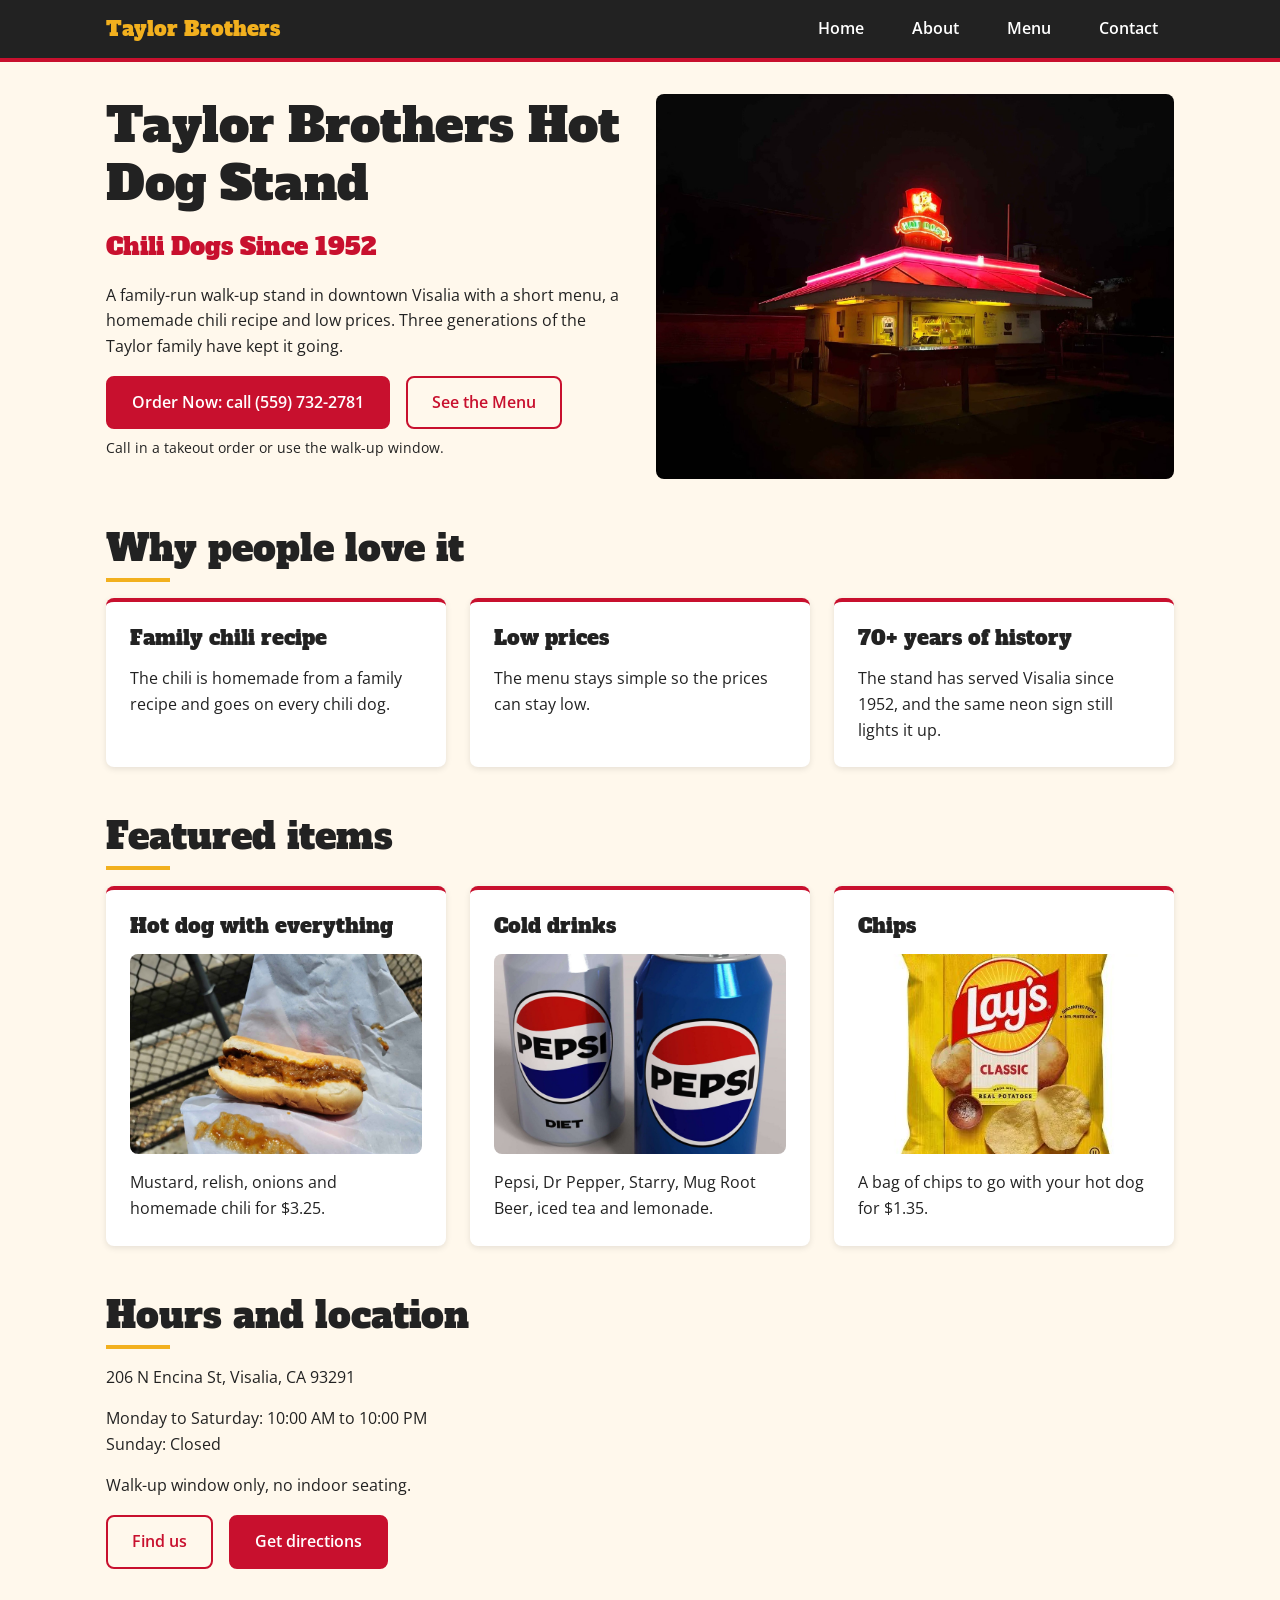
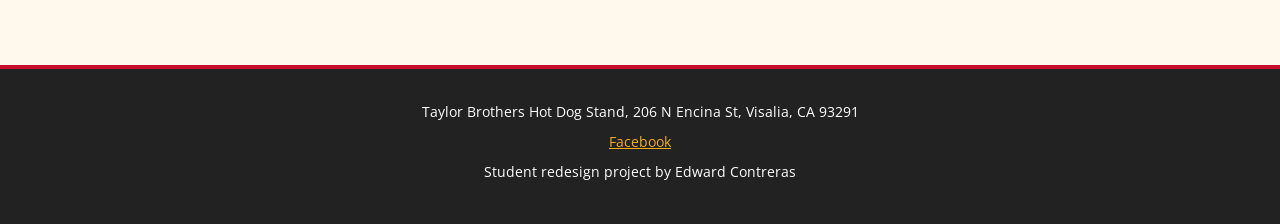
<file: index.html>
<!DOCTYPE html>
<html lang="en">
<head>
  <meta charset="UTF-8">
  <meta name="viewport" content="width=device-width, initial-scale=1.0">
  <title>Taylor Brothers Hot Dog Stand | Chili Dogs Since 1952 in Visalia</title>
  <link rel="preconnect" href="https://fonts.googleapis.com">
  <link rel="preconnect" href="https://fonts.gstatic.com" crossorigin>
  <link href="https://fonts.googleapis.com/css2?family=Alfa+Slab+One&family=Open+Sans:wght@400;600&display=swap" rel="stylesheet">
  <link rel="stylesheet" href="styles.css">
  <script src="script.js" defer></script>
</head>
<body>
  <header class="site-header">
    <nav class="site-nav">
      <a class="nav-logo" href="index.html">Taylor Brothers</a>
      <button class="nav-toggle" type="button" aria-label="Toggle navigation menu" aria-expanded="false">&#9776;</button>
      <ul class="nav-links">
        <li><a href="index.html">Home</a></li>
        <li><a href="about.html">About</a></li>
        <li><a href="menu.html">Menu</a></li>
        <li><a href="contact.html">Contact</a></li>
      </ul>
    </nav>
  </header>
  <main>
    <!-- Hero -->
    <section class="hero">
      <div class="hero-text">
        <h1>Taylor Brothers Hot Dog Stand</h1>
        <p class="tagline">Chili Dogs Since 1952</p>
        <p>A family-run walk-up stand in downtown Visalia with a short menu, a homemade chili recipe and low prices. Three generations of the Taylor family have kept it going.</p>
        <div class="button-row">
          <a class="btn btn-primary" href="tel:+15597322781">Order Now: call (559) 732-2781</a>
          <a class="btn btn-secondary" href="menu.html">See the Menu</a>
        </div>
        <p class="hero-note">Call in a takeout order or use the walk-up window.</p>
      </div>
      <div class="hero-image">
        <img src="images/stand-neon-sign.jpg" alt="The Taylor Brothers stand in downtown Visalia at night with its neon sign lit up">
      </div>
    </section>

    <!-- Why people love it -->
    <section>
      <h2>Why people love it</h2>
      <div class="card-grid card-grid-3">
      <article class="card">
        <h3>Family chili recipe</h3>
        <p>The chili is homemade from a family recipe and goes on every chili dog.</p>
      </article>
      <article class="card">
        <h3>Low prices</h3>
        <p>The menu stays simple so the prices can stay low.</p>
      </article>
      <article class="card">
        <h3>70+ years of history</h3>
        <p>The stand has served Visalia since 1952, and the same neon sign still lights it up.</p>
      </article>
      </div>
    </section>

    <!-- Featured items -->
    <section>
      <h2>Featured items</h2>
      <div class="card-grid card-grid-3">
      <article class="card">
        <h3>Hot dog with everything</h3>
        <img src="images/chili-dog.jpg" alt="A hot dog covered in homemade chili in a bun on wax paper">
        <p>Mustard, relish, onions and homemade chili for $3.25.</p>
      </article>
      <article class="card">
        <h3>Cold drinks</h3>
        <img src="images/cold-drinks.jpg" alt="A can of Pepsi and a can of Diet Pepsi">
        <p>Pepsi, Dr Pepper, Starry, Mug Root Beer, iced tea and lemonade.</p>
      </article>
      <article class="card">
        <h3>Chips</h3>
        <img src="images/chips.jpg" alt="A bag of Lay's Classic potato chips">
        <p>A bag of chips to go with your hot dog for $1.35.</p>
      </article>
      </div>
    </section>

    <!-- Hours and location -->
    <section>
      <h2>Hours and location</h2>
      <p>206 N Encina St, Visalia, CA 93291</p>
      <p>Monday to Saturday: 10:00 AM to 10:00 PM<br>Sunday: Closed</p>
      <p>Walk-up window only, no indoor seating.</p>
      <div class="button-row">
        <a class="btn btn-secondary" href="contact.html">Find us</a>
        <a class="btn btn-primary" href="https://www.google.com/maps/dir/?api=1&destination=206+N+Encina+St,+Visalia,+CA+93291">Get directions</a>
      </div>
    </section>
  </main>
  <footer class="site-footer">
    <p>Taylor Brothers Hot Dog Stand, 206 N Encina St, Visalia, CA 93291</p>
    <p><a href="https://www.facebook.com/Taylordogs1952/">Facebook</a></p>
    <p>Student redesign project by Edward Contreras</p>
  </footer>
</body>
</html>
</file>
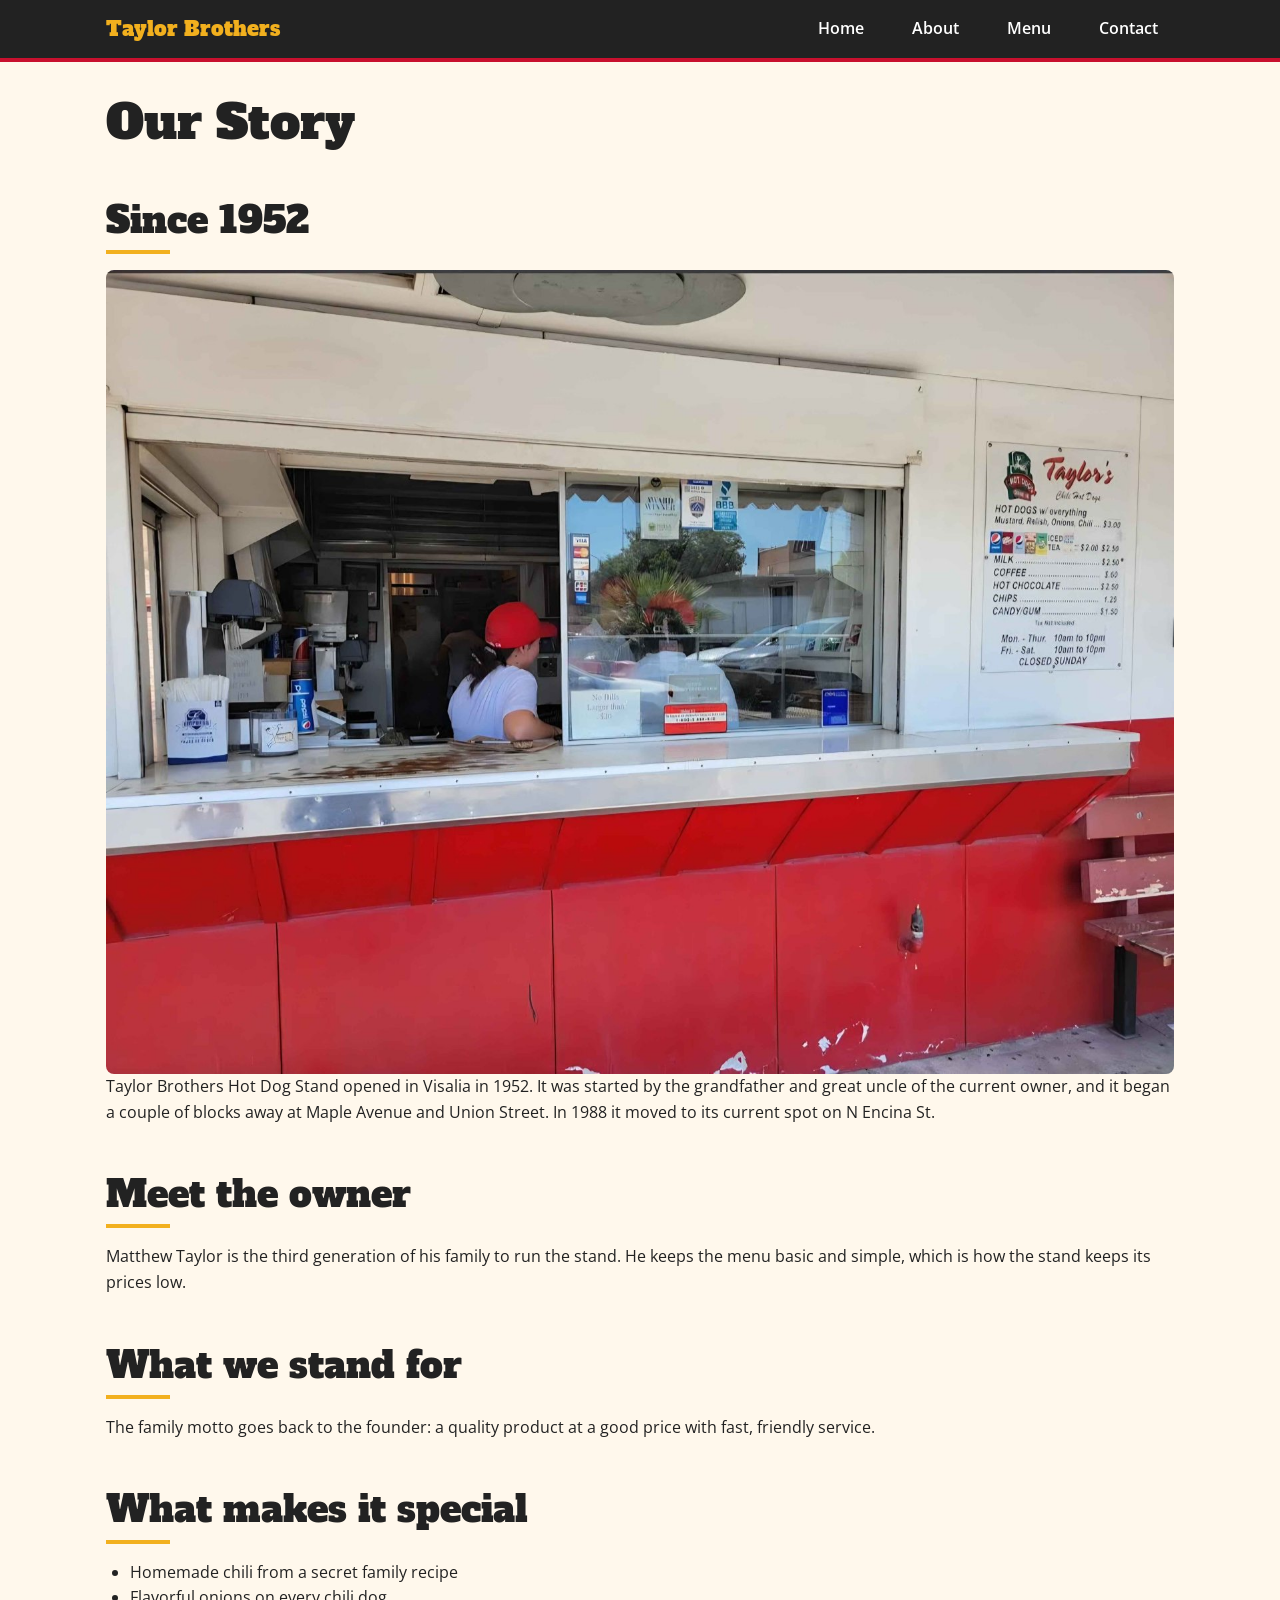
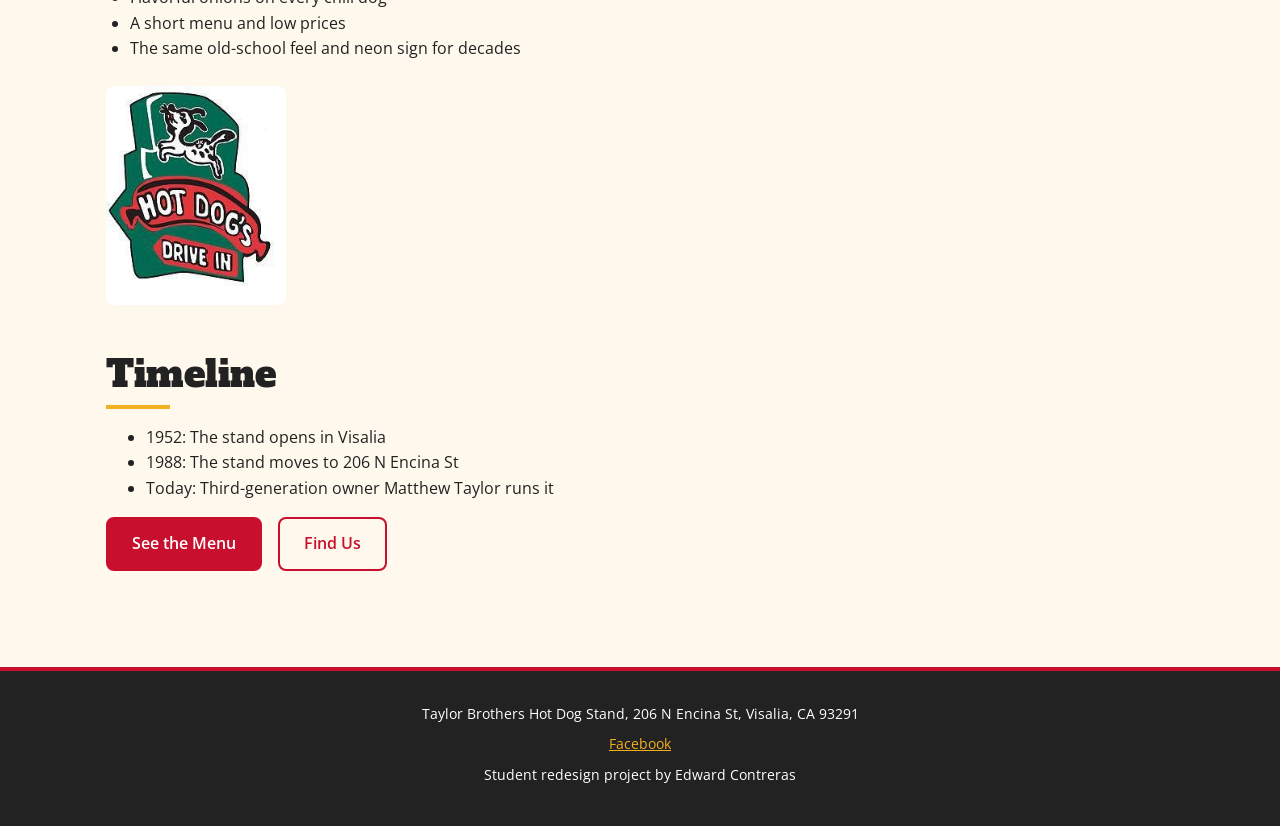
<file: about.html>
<!DOCTYPE html>
<html lang="en">
<head>
  <meta charset="UTF-8">
  <meta name="viewport" content="width=device-width, initial-scale=1.0">
  <title>Our Story | Taylor Brothers Hot Dog Stand</title>
  <link rel="preconnect" href="https://fonts.googleapis.com">
  <link rel="preconnect" href="https://fonts.gstatic.com" crossorigin>
  <link href="https://fonts.googleapis.com/css2?family=Alfa+Slab+One&family=Open+Sans:wght@400;600&display=swap" rel="stylesheet">
  <link rel="stylesheet" href="styles.css">
  <script src="script.js" defer></script>
</head>
<body>
  <header class="site-header">
    <nav class="site-nav">
      <a class="nav-logo" href="index.html">Taylor Brothers</a>
      <button class="nav-toggle" type="button" aria-label="Toggle navigation menu" aria-expanded="false">&#9776;</button>
      <ul class="nav-links">
        <li><a href="index.html">Home</a></li>
        <li><a href="about.html">About</a></li>
        <li><a href="menu.html">Menu</a></li>
        <li><a href="contact.html">Contact</a></li>
      </ul>
    </nav>
  </header>
  <main>
    <h1>Our Story</h1>

    <!-- History -->
    <section>
      <h2>Since 1952</h2>
      <img src="images/stand-front-view.jpg" alt="Front view of the Taylor Brothers walk-up window">
      <p>Taylor Brothers Hot Dog Stand opened in Visalia in 1952. It was started by the grandfather and great uncle of the current owner, and it began a couple of blocks away at Maple Avenue and Union Street. In 1988 it moved to its current spot on N Encina St.</p>
    </section>

    <!-- Owner -->
    <section>
      <h2>Meet the owner</h2>
      <p>Matthew Taylor is the third generation of his family to run the stand. He keeps the menu basic and simple, which is how the stand keeps its prices low.</p>
    </section>

    <!-- Mission -->
    <section>
      <h2>What we stand for</h2>
      <p>The family motto goes back to the founder: a quality product at a good price with fast, friendly service.</p>
    </section>

    <!-- What makes it special -->
    <section>
      <h2>What makes it special</h2>
      <ul class="feature-list">
        <li>Homemade chili from a secret family recipe</li>
        <li>Flavorful onions on every chili dog</li>
        <li>A short menu and low prices</li>
        <li>The same old-school feel and neon sign for decades</li>
      </ul>
      <img class="about-logo" src="images/hot-dogs-drive-in-logo.png" alt="Hot Dogs Drive In logo with a spotted dog above the words">
    </section>

    <!-- Timeline -->
    <section>
      <h2>Timeline</h2>
      <ul>
        <li>1952: The stand opens in Visalia</li>
        <li>1988: The stand moves to 206 N Encina St</li>
        <li>Today: Third-generation owner Matthew Taylor runs it</li>
      </ul>
      <div class="button-row">
        <a class="btn btn-primary" href="menu.html">See the Menu</a>
        <a class="btn btn-secondary" href="contact.html">Find Us</a>
      </div>
    </section>
  </main>
  <footer class="site-footer">
    <p>Taylor Brothers Hot Dog Stand, 206 N Encina St, Visalia, CA 93291</p>
    <p><a href="https://www.facebook.com/Taylordogs1952/">Facebook</a></p>
    <p>Student redesign project by Edward Contreras</p>
  </footer>
</body>
</html>
</file>
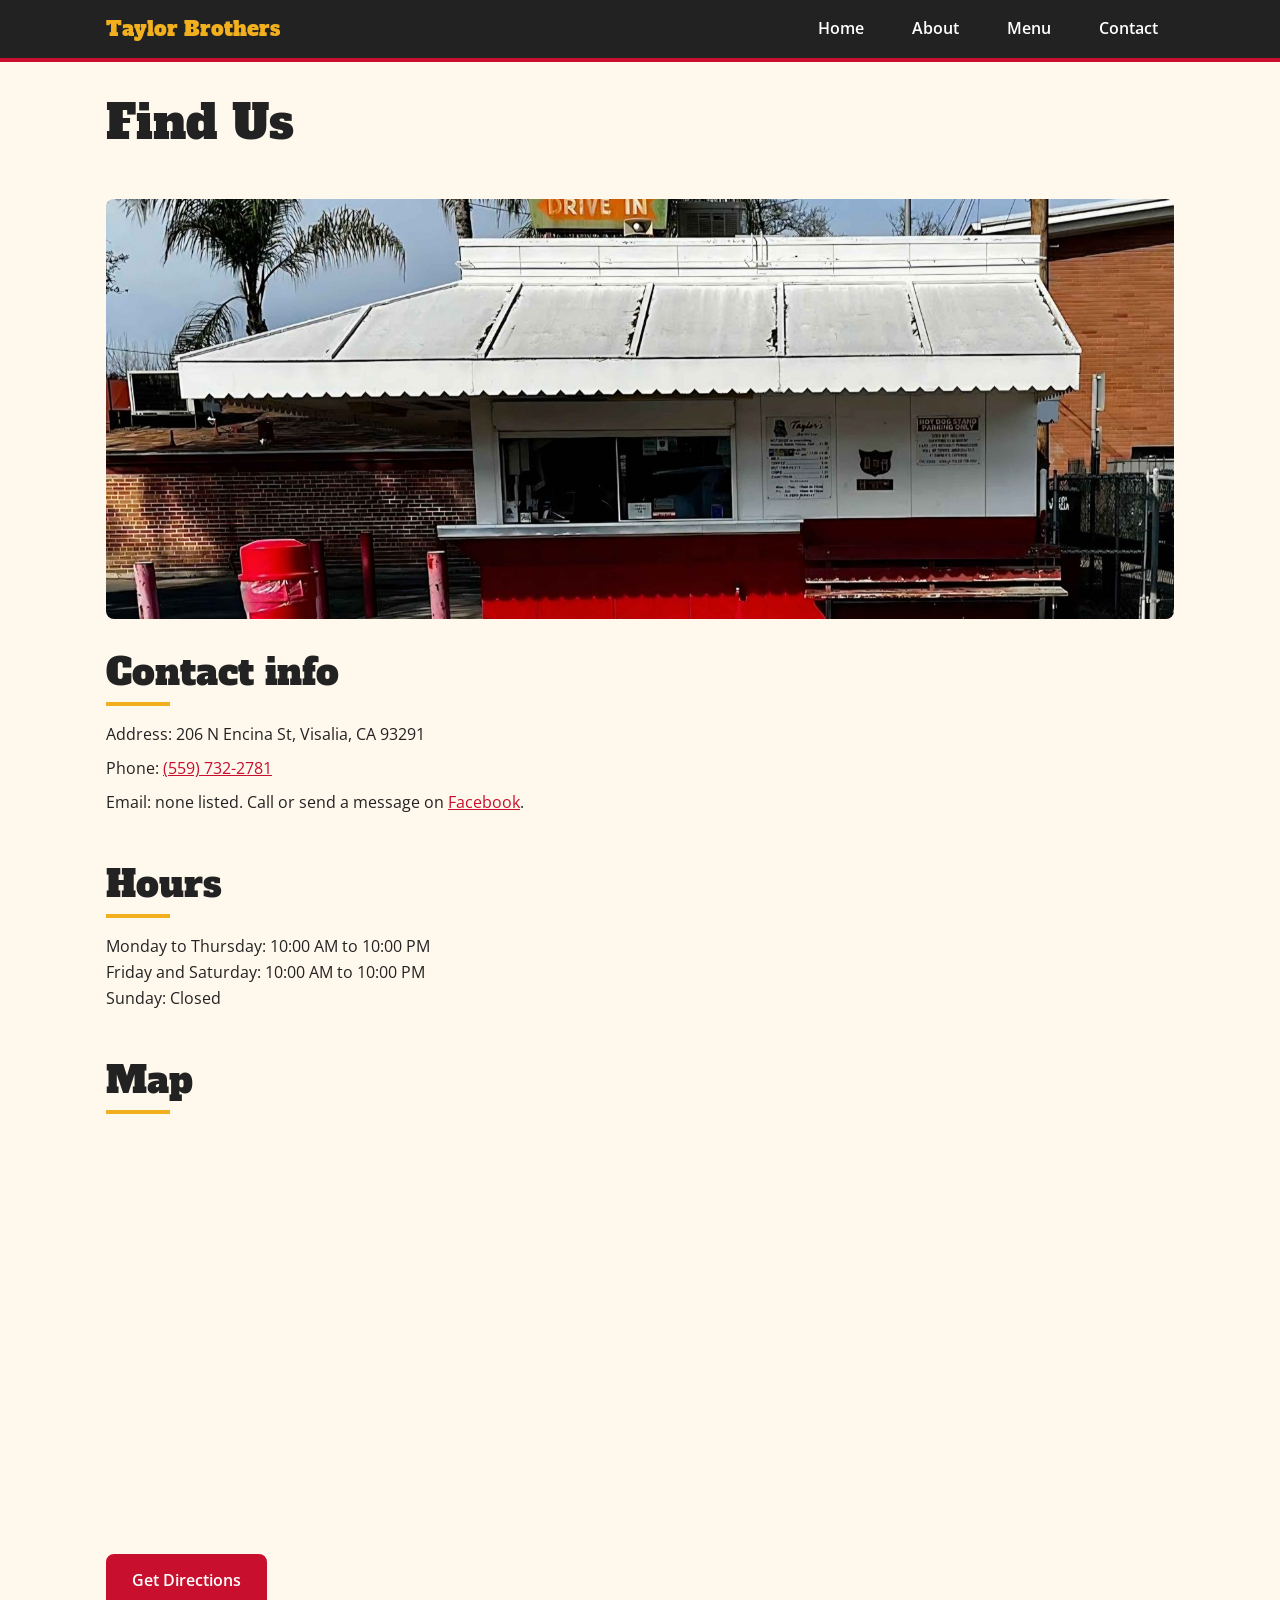
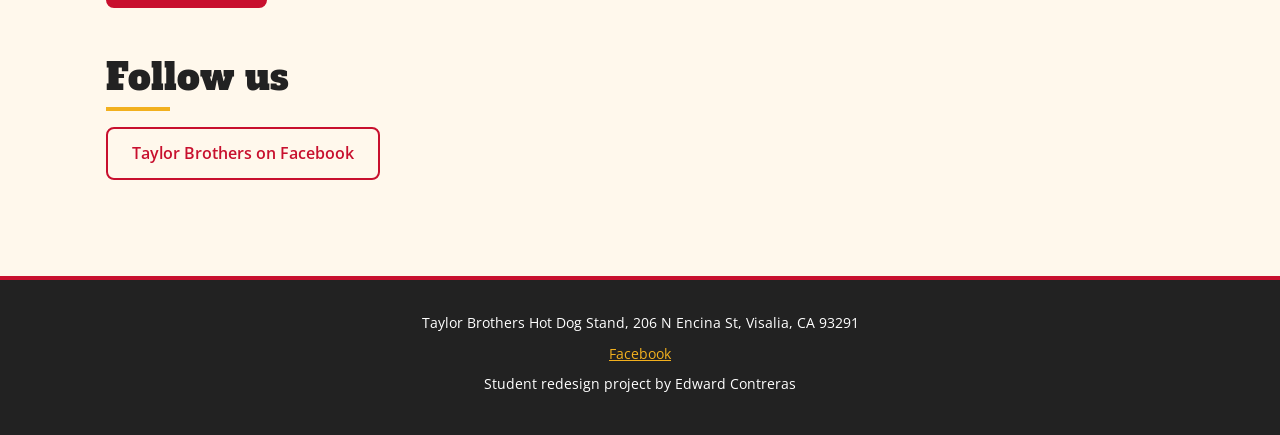
<file: contact.html>
<!DOCTYPE html>
<html lang="en">
<head>
  <meta charset="UTF-8">
  <meta name="viewport" content="width=device-width, initial-scale=1.0">
  <title>Find Us | Taylor Brothers Hot Dog Stand</title>
  <link rel="preconnect" href="https://fonts.googleapis.com">
  <link rel="preconnect" href="https://fonts.gstatic.com" crossorigin>
  <link href="https://fonts.googleapis.com/css2?family=Alfa+Slab+One&family=Open+Sans:wght@400;600&display=swap" rel="stylesheet">
  <link rel="stylesheet" href="styles.css">
  <script src="script.js" defer></script>
</head>
<body>
  <header class="site-header">
    <nav class="site-nav">
      <a class="nav-logo" href="index.html">Taylor Brothers</a>
      <button class="nav-toggle" type="button" aria-label="Toggle navigation menu" aria-expanded="false">&#9776;</button>
      <ul class="nav-links">
        <li><a href="index.html">Home</a></li>
        <li><a href="about.html">About</a></li>
        <li><a href="menu.html">Menu</a></li>
        <li><a href="contact.html">Contact</a></li>
      </ul>
    </nav>
  </header>
  <main>
    <h1>Find Us</h1>
    <img src="images/storefront.jpg" alt="The Taylor Brothers stand from across the parking lot">

    <section>
      <h2>Contact info</h2>
      <ul class="contact-list">
        <li>Address: 206 N Encina St, Visalia, CA 93291</li>
        <li>Phone: <a href="tel:+15597322781">(559) 732-2781</a></li>
        <li>Email: none listed. Call or send a message on <a href="https://www.facebook.com/Taylordogs1952/">Facebook</a>.</li>
      </ul>
    </section>

    <section>
      <h2>Hours</h2>
      <p>Monday to Thursday: 10:00 AM to 10:00 PM<br>Friday and Saturday: 10:00 AM to 10:00 PM<br>Sunday: Closed</p>
    </section>

    <section>
      <h2>Map</h2>
      <iframe class="map-frame" title="Map of Taylor Brothers Hot Dog Stand" src="https://www.google.com/maps?q=206+N+Encina+St,+Visalia,+CA+93291&output=embed" loading="lazy"></iframe>
      <a class="btn btn-primary" href="https://www.google.com/maps/dir/?api=1&destination=206+N+Encina+St,+Visalia,+CA+93291">Get Directions</a>
    </section>

    <section>
      <h2>Follow us</h2>
      <a class="btn btn-secondary" href="https://www.facebook.com/Taylordogs1952/">Taylor Brothers on Facebook</a>
    </section>
  </main>
  <footer class="site-footer">
    <p>Taylor Brothers Hot Dog Stand, 206 N Encina St, Visalia, CA 93291</p>
    <p><a href="https://www.facebook.com/Taylordogs1952/">Facebook</a></p>
    <p>Student redesign project by Edward Contreras</p>
  </footer>
</body>
</html>
</file>
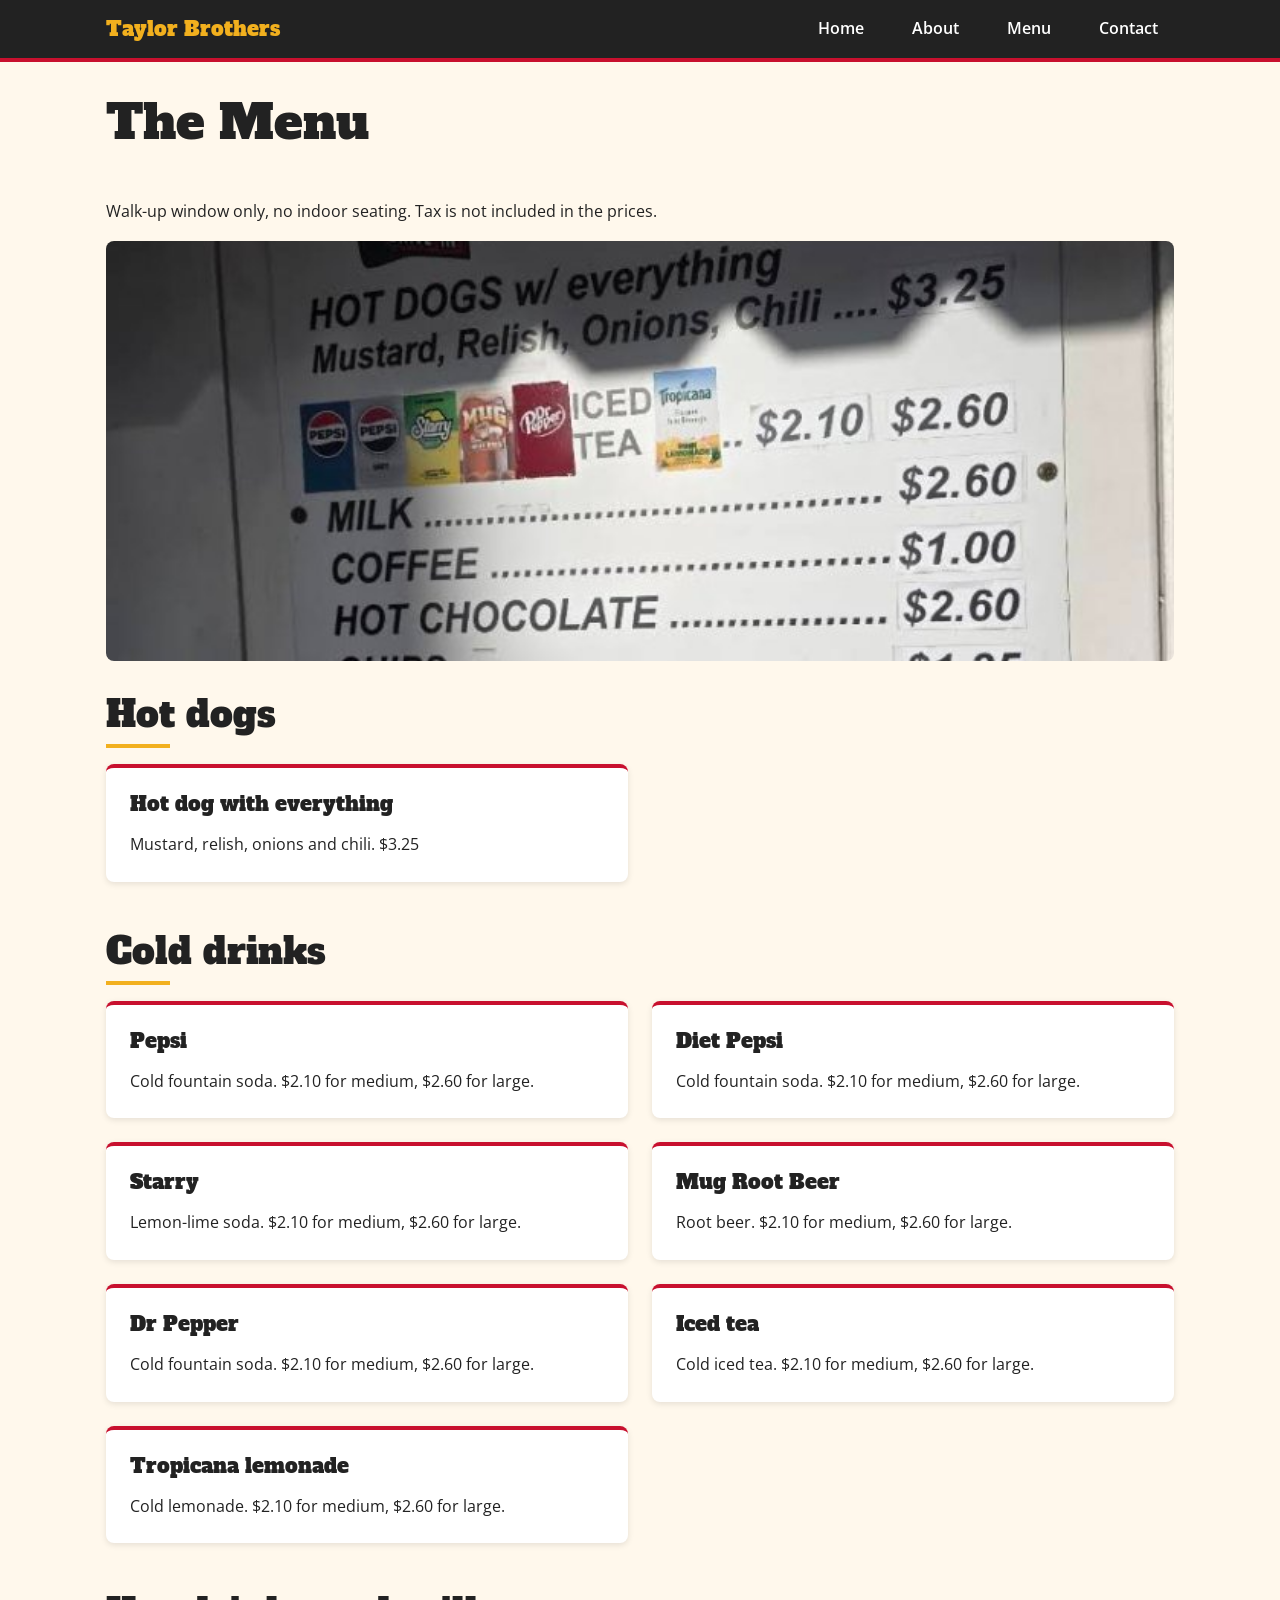
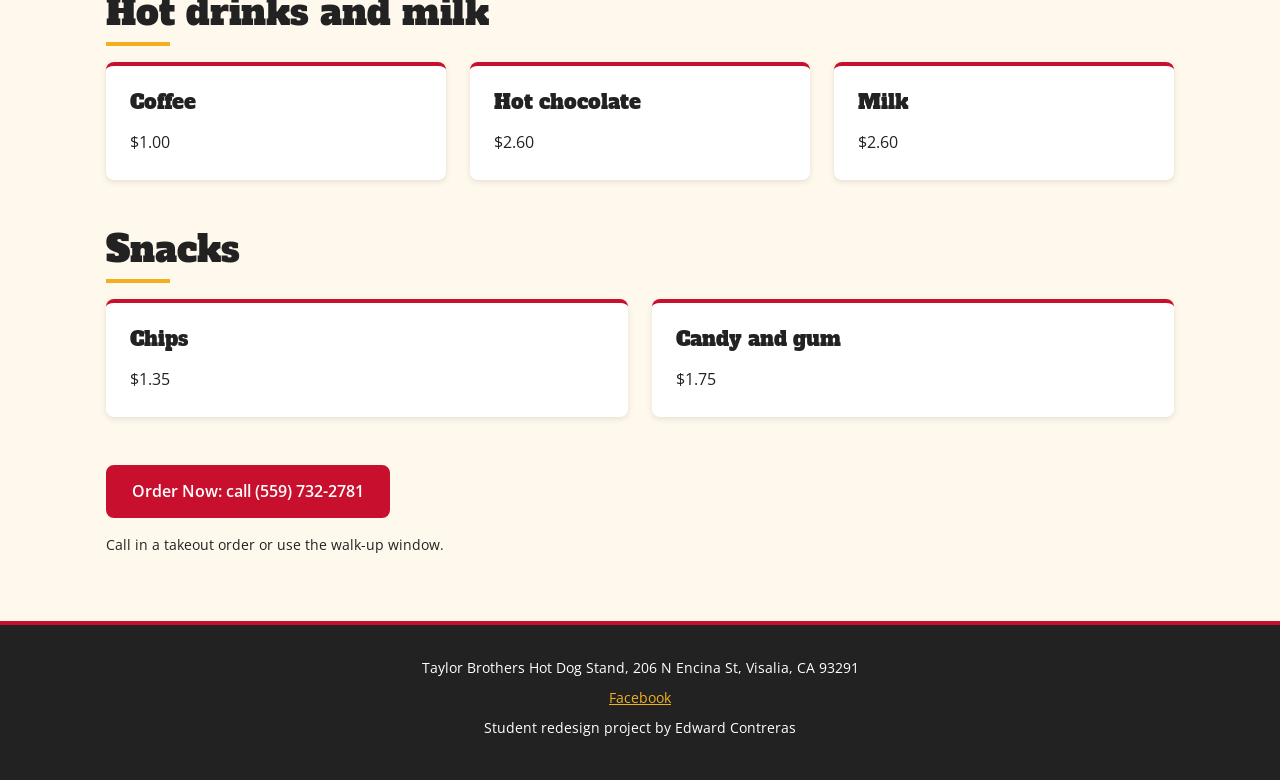
<file: menu.html>
<!DOCTYPE html>
<html lang="en">
<head>
  <meta charset="UTF-8">
  <meta name="viewport" content="width=device-width, initial-scale=1.0">
  <title>Menu | Taylor Brothers Hot Dog Stand</title>
  <link rel="preconnect" href="https://fonts.googleapis.com">
  <link rel="preconnect" href="https://fonts.gstatic.com" crossorigin>
  <link href="https://fonts.googleapis.com/css2?family=Alfa+Slab+One&family=Open+Sans:wght@400;600&display=swap" rel="stylesheet">
  <link rel="stylesheet" href="styles.css">
  <script src="script.js" defer></script>
</head>
<body>
  <header class="site-header">
    <nav class="site-nav">
      <a class="nav-logo" href="index.html">Taylor Brothers</a>
      <button class="nav-toggle" type="button" aria-label="Toggle navigation menu" aria-expanded="false">&#9776;</button>
      <ul class="nav-links">
        <li><a href="index.html">Home</a></li>
        <li><a href="about.html">About</a></li>
        <li><a href="menu.html">Menu</a></li>
        <li><a href="contact.html">Contact</a></li>
      </ul>
    </nav>
  </header>
  <main>
    <h1>The Menu</h1>
    <p>Walk-up window only, no indoor seating. Tax is not included in the prices.</p>
    <img src="images/menu-board.jpg" alt="The menu board at the window listing hot dogs, drinks, chips and hours">

    <!-- Hot dogs -->
    <section>
      <h2>Hot dogs</h2>
      <div class="card-grid">
      <article class="card">
        <h3>Hot dog with everything</h3>
        <p>Mustard, relish, onions and chili. $3.25</p>
      </article>
      </div>
    </section>

    <!-- Cold drinks -->
    <section>
      <h2>Cold drinks</h2>
      <div class="card-grid">
      <article class="card">
        <h3>Pepsi</h3>
        <p>Cold fountain soda. $2.10 for medium, $2.60 for large.</p>
      </article>
      <article class="card">
        <h3>Diet Pepsi</h3>
        <p>Cold fountain soda. $2.10 for medium, $2.60 for large.</p>
      </article>
      <article class="card">
        <h3>Starry</h3>
        <p>Lemon-lime soda. $2.10 for medium, $2.60 for large.</p>
      </article>
      <article class="card">
        <h3>Mug Root Beer</h3>
        <p>Root beer. $2.10 for medium, $2.60 for large.</p>
      </article>
      <article class="card">
        <h3>Dr Pepper</h3>
        <p>Cold fountain soda. $2.10 for medium, $2.60 for large.</p>
      </article>
      <article class="card">
        <h3>Iced tea</h3>
        <p>Cold iced tea. $2.10 for medium, $2.60 for large.</p>
      </article>
      <article class="card">
        <h3>Tropicana lemonade</h3>
        <p>Cold lemonade. $2.10 for medium, $2.60 for large.</p>
      </article>
      </div>
    </section>

    <!-- Hot drinks and milk -->
    <section>
      <h2>Hot drinks and milk</h2>
      <div class="card-grid card-grid-3">
      <article class="card">
        <h3>Coffee</h3>
        <p>$1.00</p>
      </article>
      <article class="card">
        <h3>Hot chocolate</h3>
        <p>$2.60</p>
      </article>
      <article class="card">
        <h3>Milk</h3>
        <p>$2.60</p>
      </article>
      </div>
    </section>

    <!-- Snacks -->
    <section>
      <h2>Snacks</h2>
      <div class="card-grid">
      <article class="card">
        <h3>Chips</h3>
        <p>$1.35</p>
      </article>
      <article class="card">
        <h3>Candy and gum</h3>
        <p>$1.75</p>
      </article>
      </div>
    </section>

    <p><a class="btn btn-primary" href="tel:+15597322781">Order Now: call (559) 732-2781</a></p>
    <p class="small-text">Call in a takeout order or use the walk-up window.</p>
  </main>
  <footer class="site-footer">
    <p>Taylor Brothers Hot Dog Stand, 206 N Encina St, Visalia, CA 93291</p>
    <p><a href="https://www.facebook.com/Taylordogs1952/">Facebook</a></p>
    <p>Student redesign project by Edward Contreras</p>
  </footer>
</body>
</html>
</file>
<file: styles.css>
/* ==========================================================
   Taylor Brothers Hot Dog Stand - styles.css
   Built from my Part 1 style guide. Sections:
   1. Variables  2. Base  3. Header and nav  4. Buttons
   5. Layout  6. Cards  7. Images  8. Contact  9. Footer
   10. Tablet  11. Desktop
   ========================================================== */

/* 1. Variables (colors, fonts and the 8px spacing scale) */
:root {
  --color-primary: #C8102E;
  --color-primary-dark: #9E0D24;
  --color-secondary: #222222;
  --color-accent: #F2B01E;
  --color-background: #FFF8EC;
  --color-white: #FFFFFF;

  --font-heading: 'Alfa Slab One', serif;
  --font-body: 'Open Sans', sans-serif;

  --space-1: 8px;
  --space-2: 16px;
  --space-3: 24px;
  --space-4: 32px;
  --space-6: 48px;
  --space-8: 64px;
}

/* 2. Base */
*,
*::before,
*::after {
  box-sizing: border-box;
}

body {
  margin: 0;
  background: var(--color-background);
  color: var(--color-secondary);
  font-family: var(--font-body);
  font-size: 16px;
  line-height: 1.6;
}

h1,
h2,
h3 {
  margin: 0 0 var(--space-2);
  font-family: var(--font-heading);
  font-weight: 400;
  line-height: 1.2;
}

h1 { font-size: 36px; }
h2 { font-size: 28px; }
h3 { font-size: 24px; }

p { margin: 0 0 var(--space-2); }

small,
.small-text { font-size: 14px; }

a { color: var(--color-primary); }

main {
  max-width: 1100px;
  margin: 0 auto;
  padding: var(--space-4) var(--space-2) var(--space-6);
}

main > section,
main > h1 {
  margin-bottom: var(--space-6);
}

/* 3. Header and navigation */
.site-header {
  position: relative;
  background: var(--color-secondary);
  border-bottom: 4px solid var(--color-primary);
}

.site-nav {
  display: flex;
  flex-wrap: wrap;
  align-items: center;
  justify-content: space-between;
  max-width: 1100px;
  margin: 0 auto;
  padding: var(--space-1) var(--space-2);
}

.nav-logo {
  color: var(--color-accent);
  font-family: var(--font-heading);
  font-size: 20px;
  text-decoration: none;
}

/* Hamburger button (only visible on mobile) */
.nav-toggle {
  min-width: 48px;
  min-height: 48px;
  background: none;
  border: none;
  color: var(--color-white);
  font-size: 28px;
  cursor: pointer;
}

/* Mobile menu: hidden until script.js adds .nav-open */
.nav-links {
  width: 100%;
  max-height: 0;
  margin: 0;
  padding: 0;
  overflow: hidden;
  list-style: none;
  opacity: 0;
  transition: max-height 0.3s ease, opacity 0.3s ease;
}

.site-nav.nav-open .nav-links {
  max-height: 300px;
  opacity: 1;
}

.nav-links a {
  display: block;
  padding: var(--space-2) var(--space-1);
  color: var(--color-white);
  font-weight: 600;
  text-decoration: none;
}

.nav-links a:hover,
.nav-links a:focus {
  color: var(--color-accent);
}

/* 4. Buttons (primary, secondary, tertiary) */
.btn {
  display: inline-block;
  min-height: 48px;
  padding: 12px var(--space-3);
  border-radius: 8px;
  font-family: var(--font-body);
  font-size: 16px;
  font-weight: 600;
  text-align: center;
  text-decoration: none;
  transition: background 0.2s ease, color 0.2s ease;
}

.btn-primary {
  background: var(--color-primary);
  border: 2px solid var(--color-primary);
  color: var(--color-white);
}

.btn-primary:hover {
  background: var(--color-primary-dark);
  border-color: var(--color-primary-dark);
}

.btn-secondary {
  background: transparent;
  border: 2px solid var(--color-primary);
  color: var(--color-primary);
}

.btn-secondary:hover {
  background: var(--color-primary);
  color: var(--color-white);
}

.link-tertiary {
  display: inline-block;
  padding: var(--space-1);
  color: var(--color-secondary);
  text-decoration: underline;
}

.button-row {
  display: flex;
  flex-direction: column;
  gap: var(--space-2);
  align-items: stretch;
}

/* 5. Layout */
.hero {
  display: flex;
  flex-direction: column;
  gap: var(--space-4);
}

.tagline {
  color: var(--color-primary);
  font-family: var(--font-heading);
  font-size: 24px;
}

.hero-note {
  margin-top: var(--space-1);
  font-size: 14px;
}

/* Yellow accent bar under section headings */
main h2::after {
  display: block;
  width: 64px;
  height: 4px;
  margin-top: var(--space-1);
  background: var(--color-accent);
  content: "";
}

.feature-list {
  padding-left: var(--space-3);
}

/* 6. Cards */
.card-grid {
  display: grid;
  grid-template-columns: 1fr;
  gap: var(--space-3);
}

.card {
  padding: var(--space-3);
  background: var(--color-white);
  border-top: 4px solid var(--color-primary);
  border-radius: 8px;
  box-shadow: 0 2px 6px rgba(0, 0, 0, 0.1);
}

.card h3 {
  font-size: 20px;
}

.card p:last-child {
  margin-bottom: 0;
}

/* 7. Images */
img {
  display: block;
  max-width: 100%;
  height: auto;
  border-radius: 8px;
}

.card img {
  width: 100%;
  height: 200px;
  margin-bottom: var(--space-2);
  object-fit: cover;
}

/* Wide photos placed directly in the page (menu board, storefront) */
main > img {
  width: 100%;
  max-height: 420px;
  margin-bottom: var(--space-4);
  object-fit: cover;
}

.about-logo {
  max-width: 180px;
  margin-top: var(--space-3);
}

/* 8. Contact page */
.contact-list {
  padding: 0;
  list-style: none;
}

.contact-list li {
  margin-bottom: var(--space-1);
}

.map-frame {
  width: 100%;
  height: 300px;
  margin-bottom: var(--space-2);
  border: 0;
  border-radius: 8px;
}

/* 9. Footer */
.site-footer {
  padding: var(--space-4) var(--space-2);
  background: var(--color-secondary);
  border-top: 4px solid var(--color-primary);
  color: var(--color-white);
  font-size: 14px;
  text-align: center;
}

.site-footer p { margin-bottom: var(--space-1); }
.site-footer a { color: var(--color-accent); }

/* 10. Tablet (768px and up) */
@media (min-width: 768px) {
  h1 { font-size: 48px; }
  h2 { font-size: 36px; }

  /* Hide the hamburger and show the full nav bar */
  .nav-toggle { display: none; }

  .nav-links {
    display: flex;
    gap: var(--space-2);
    width: auto;
    max-height: none;
    overflow: visible;
    opacity: 1;
  }

  .nav-links a {
    padding: var(--space-1) var(--space-2);
  }

  .card-grid {
    grid-template-columns: repeat(2, 1fr);
  }

  .button-row {
    flex-direction: row;
    align-items: center;
  }
}

/* 11. Desktop (1025px and up) */
@media (min-width: 1025px) {
  .hero {
    flex-direction: row;
    align-items: center;
  }

  .hero-text,
  .hero-image {
    flex: 1;
  }

  .card-grid-3 {
    grid-template-columns: repeat(3, 1fr);
  }

  .map-frame {
    height: 400px;
  }
}
</file>
